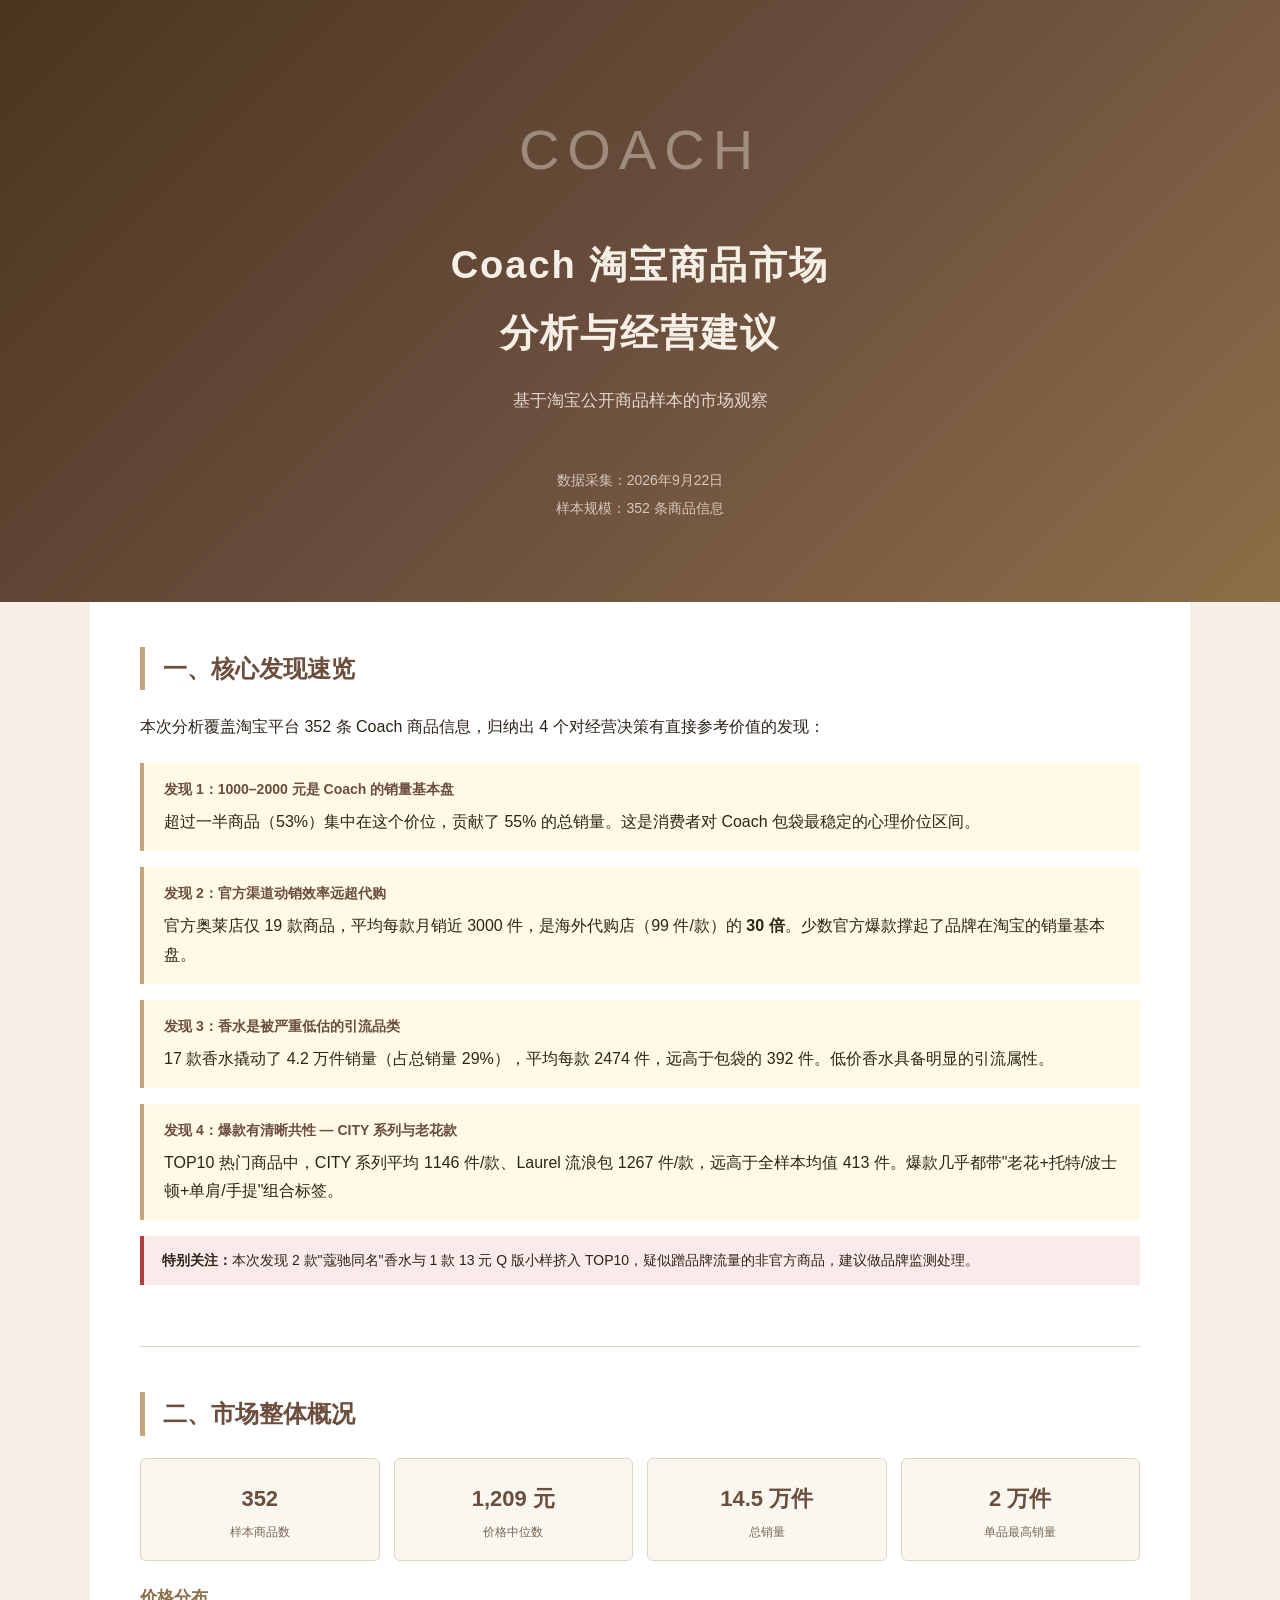
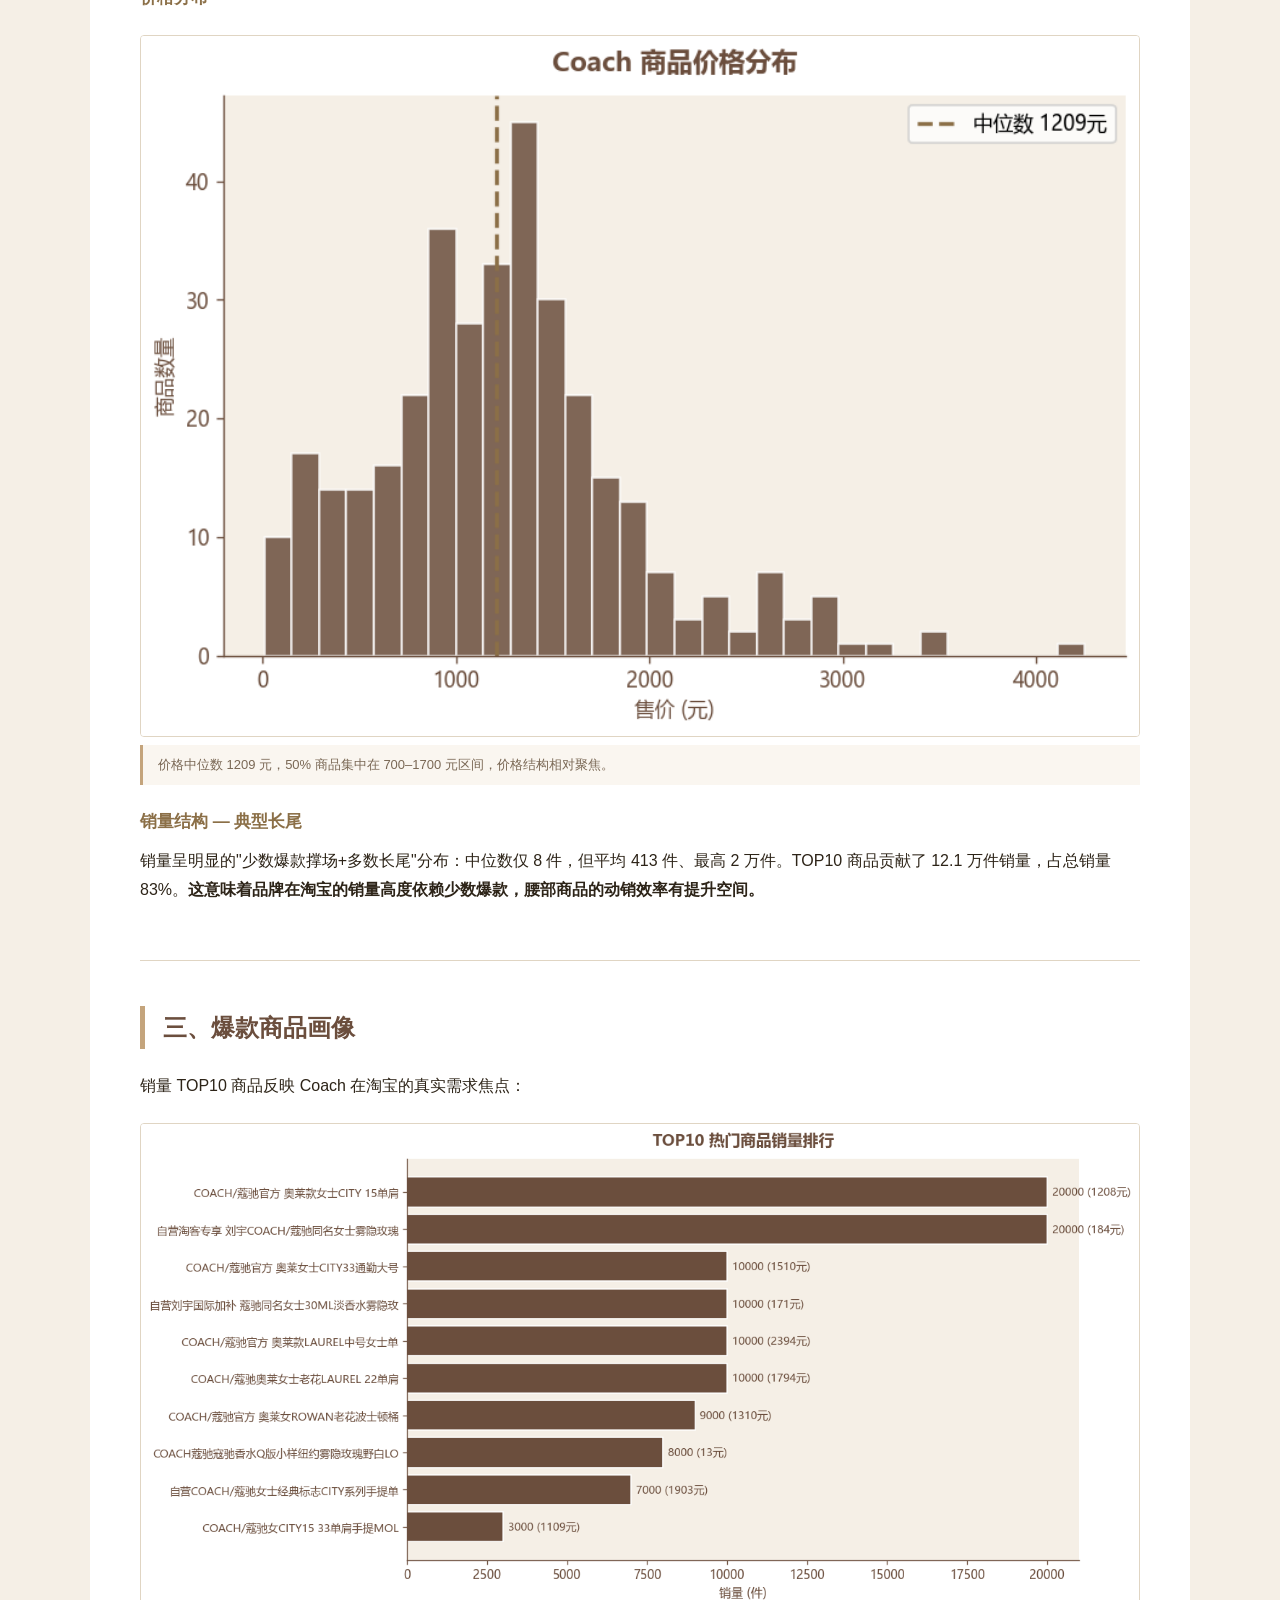
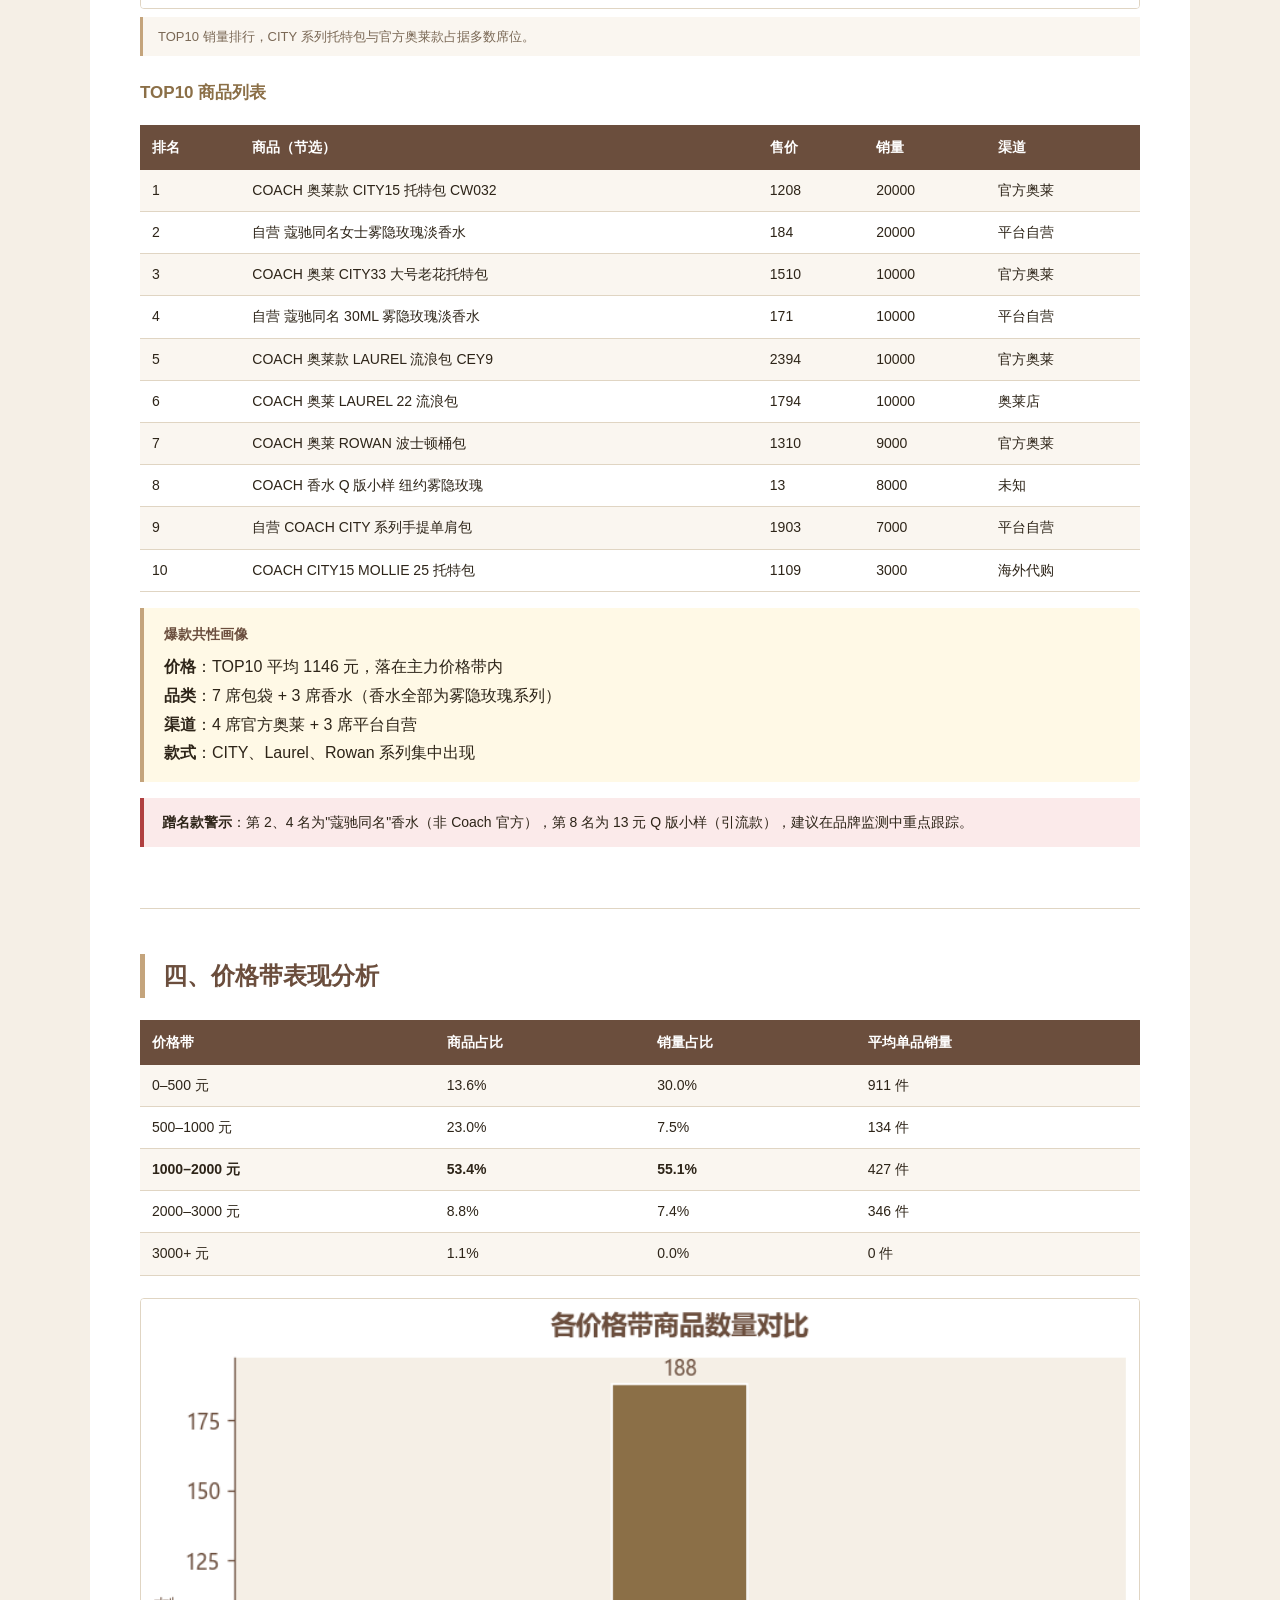
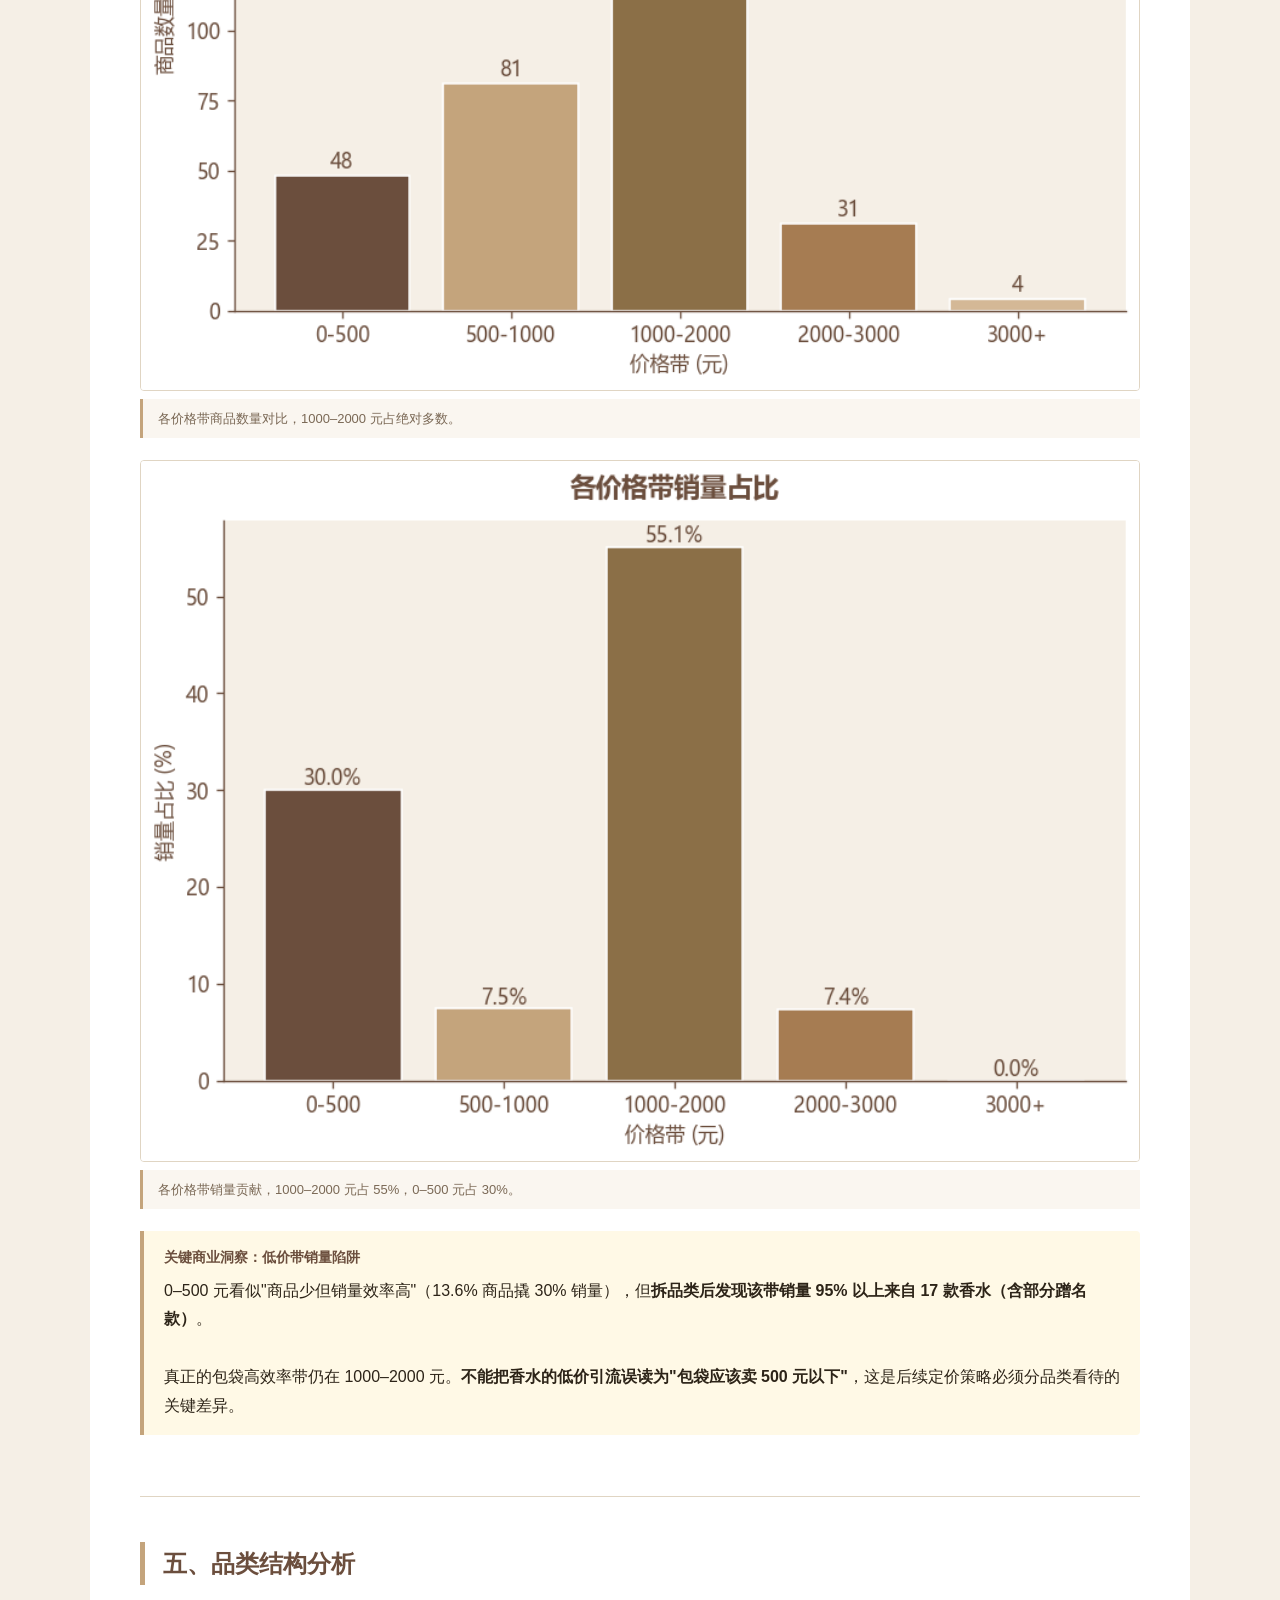
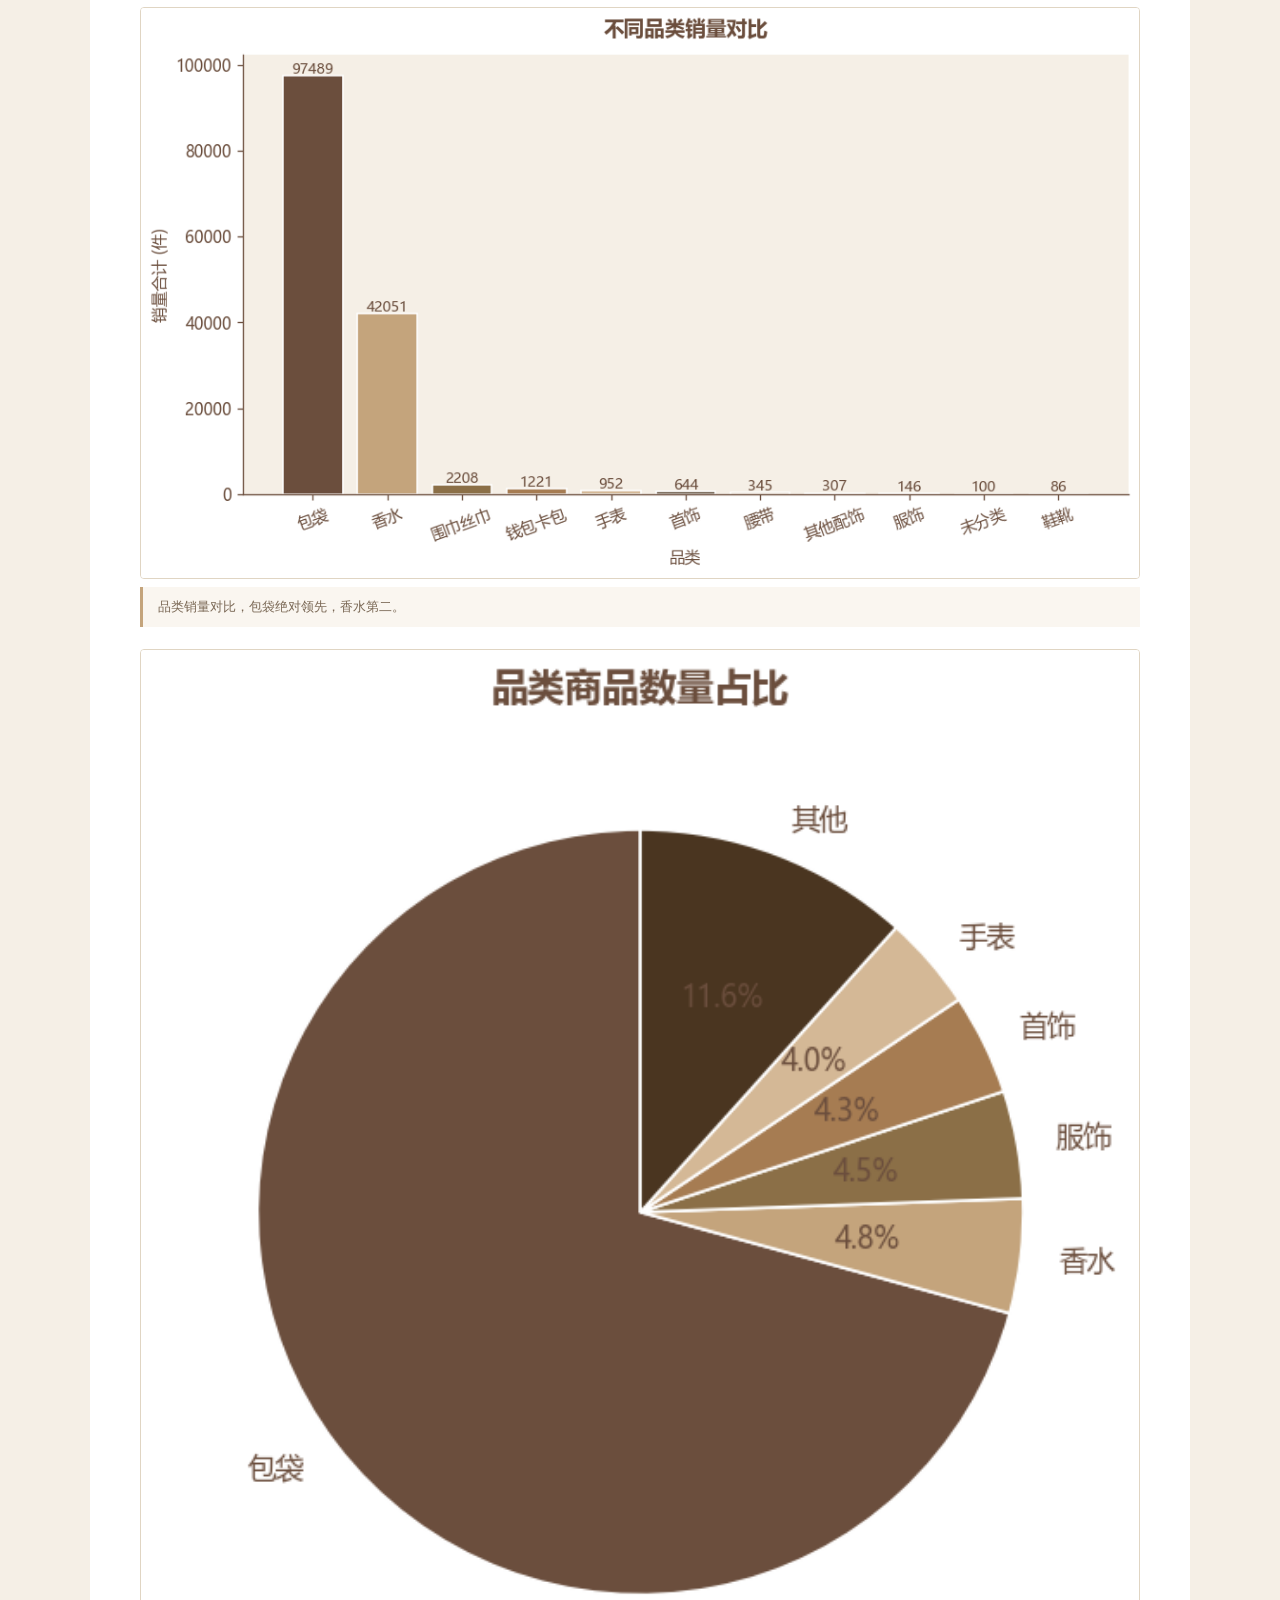
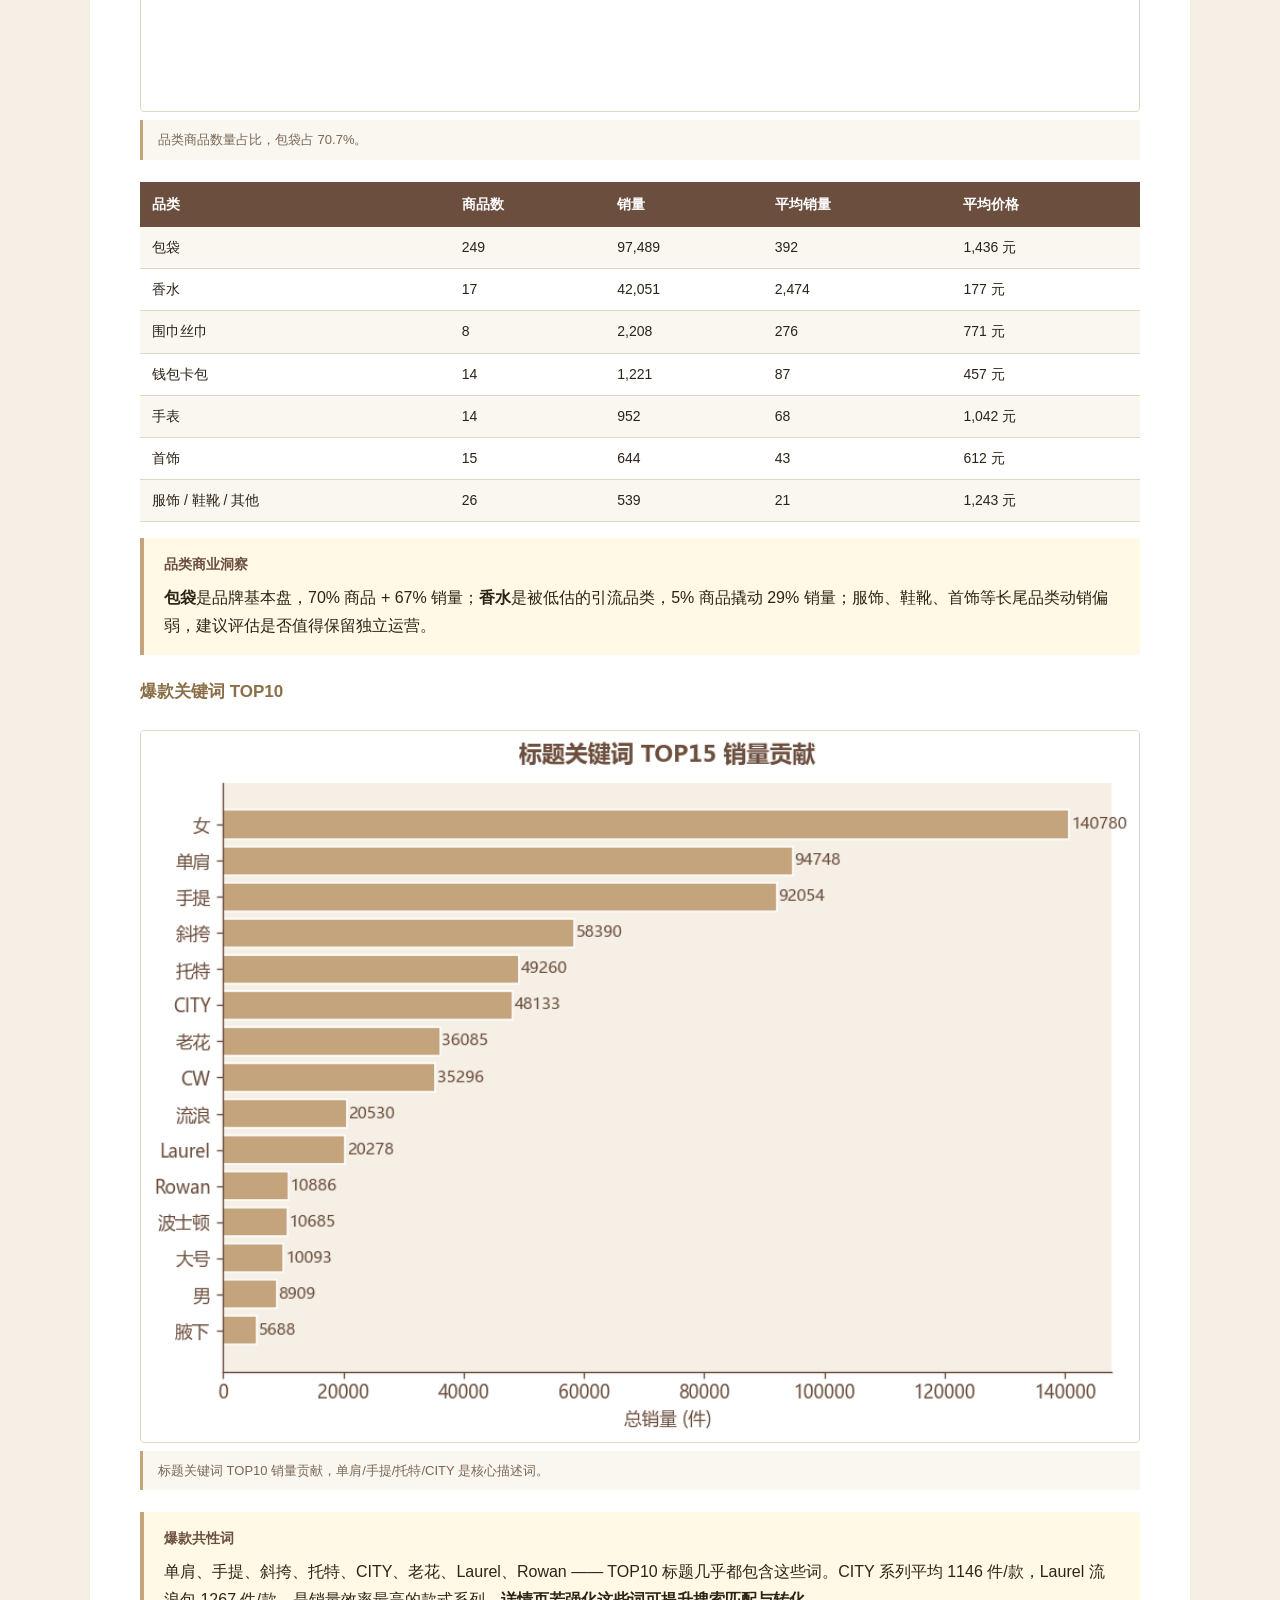
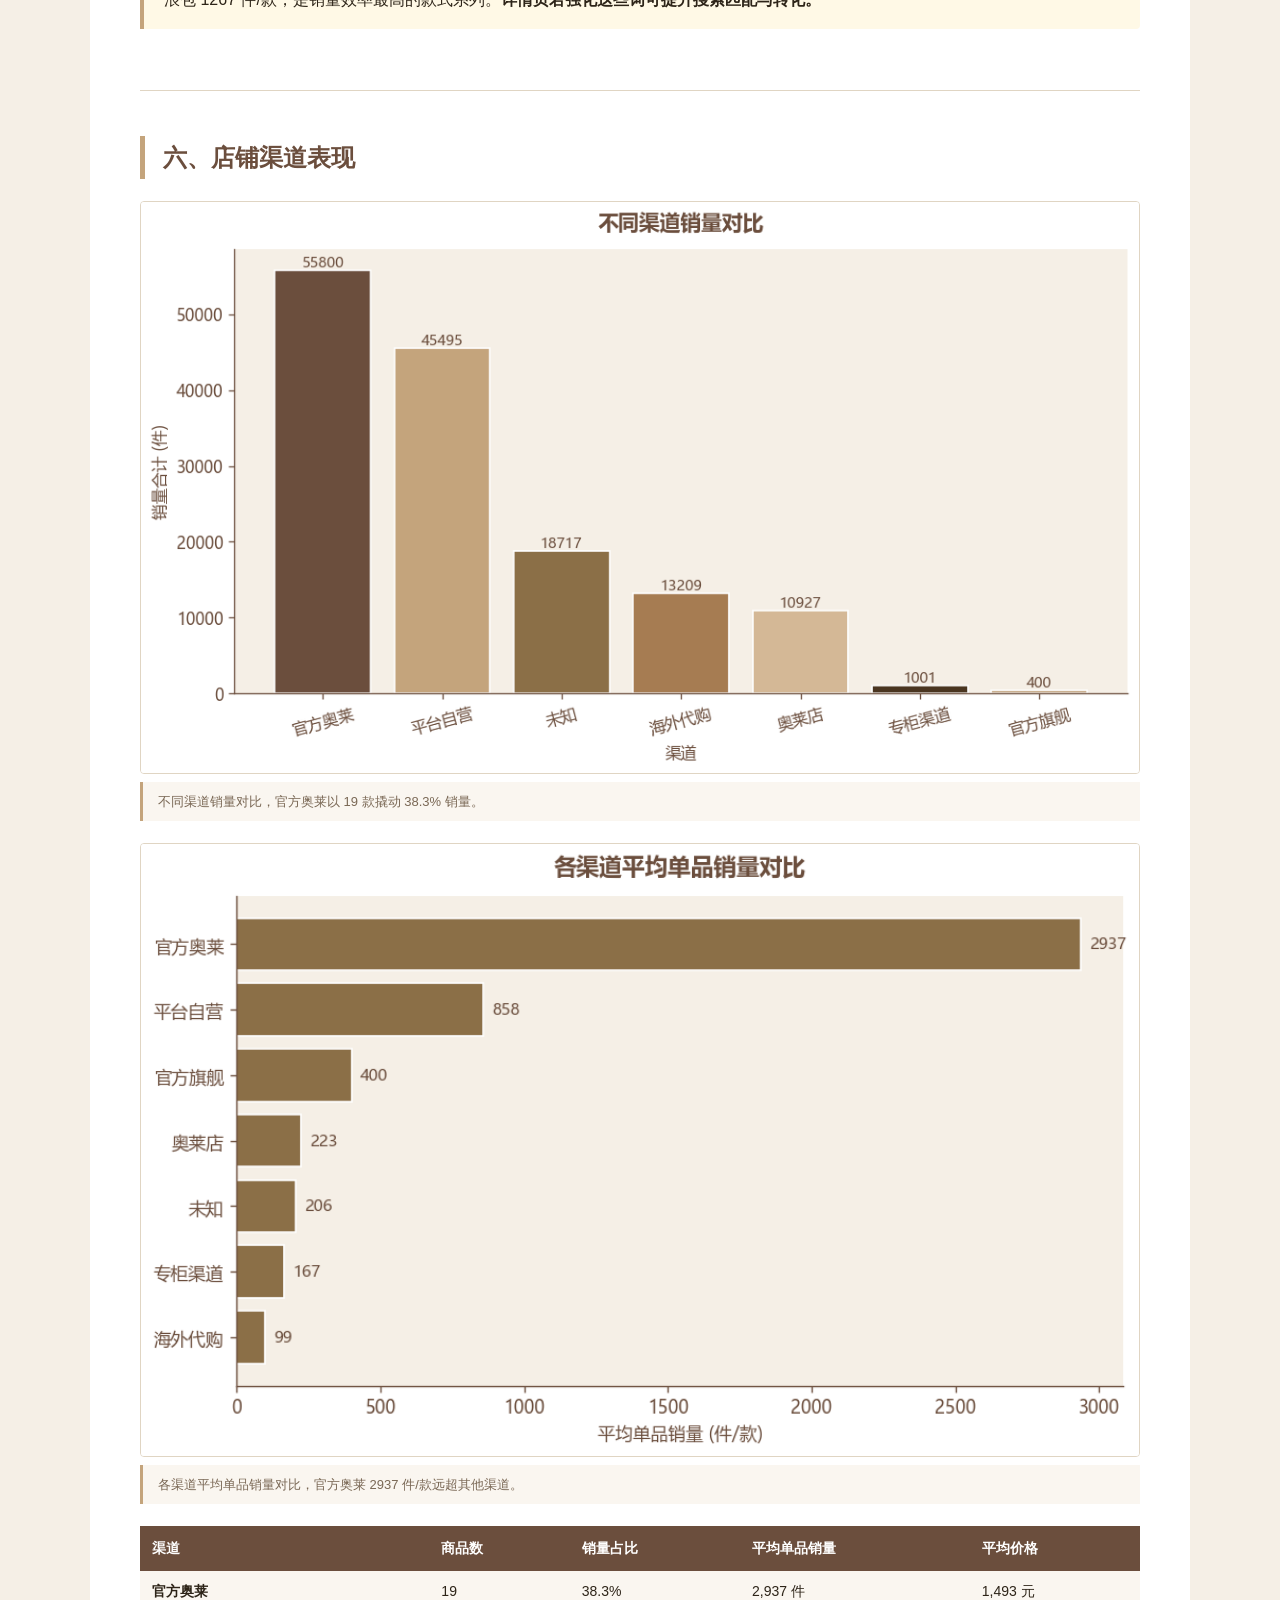
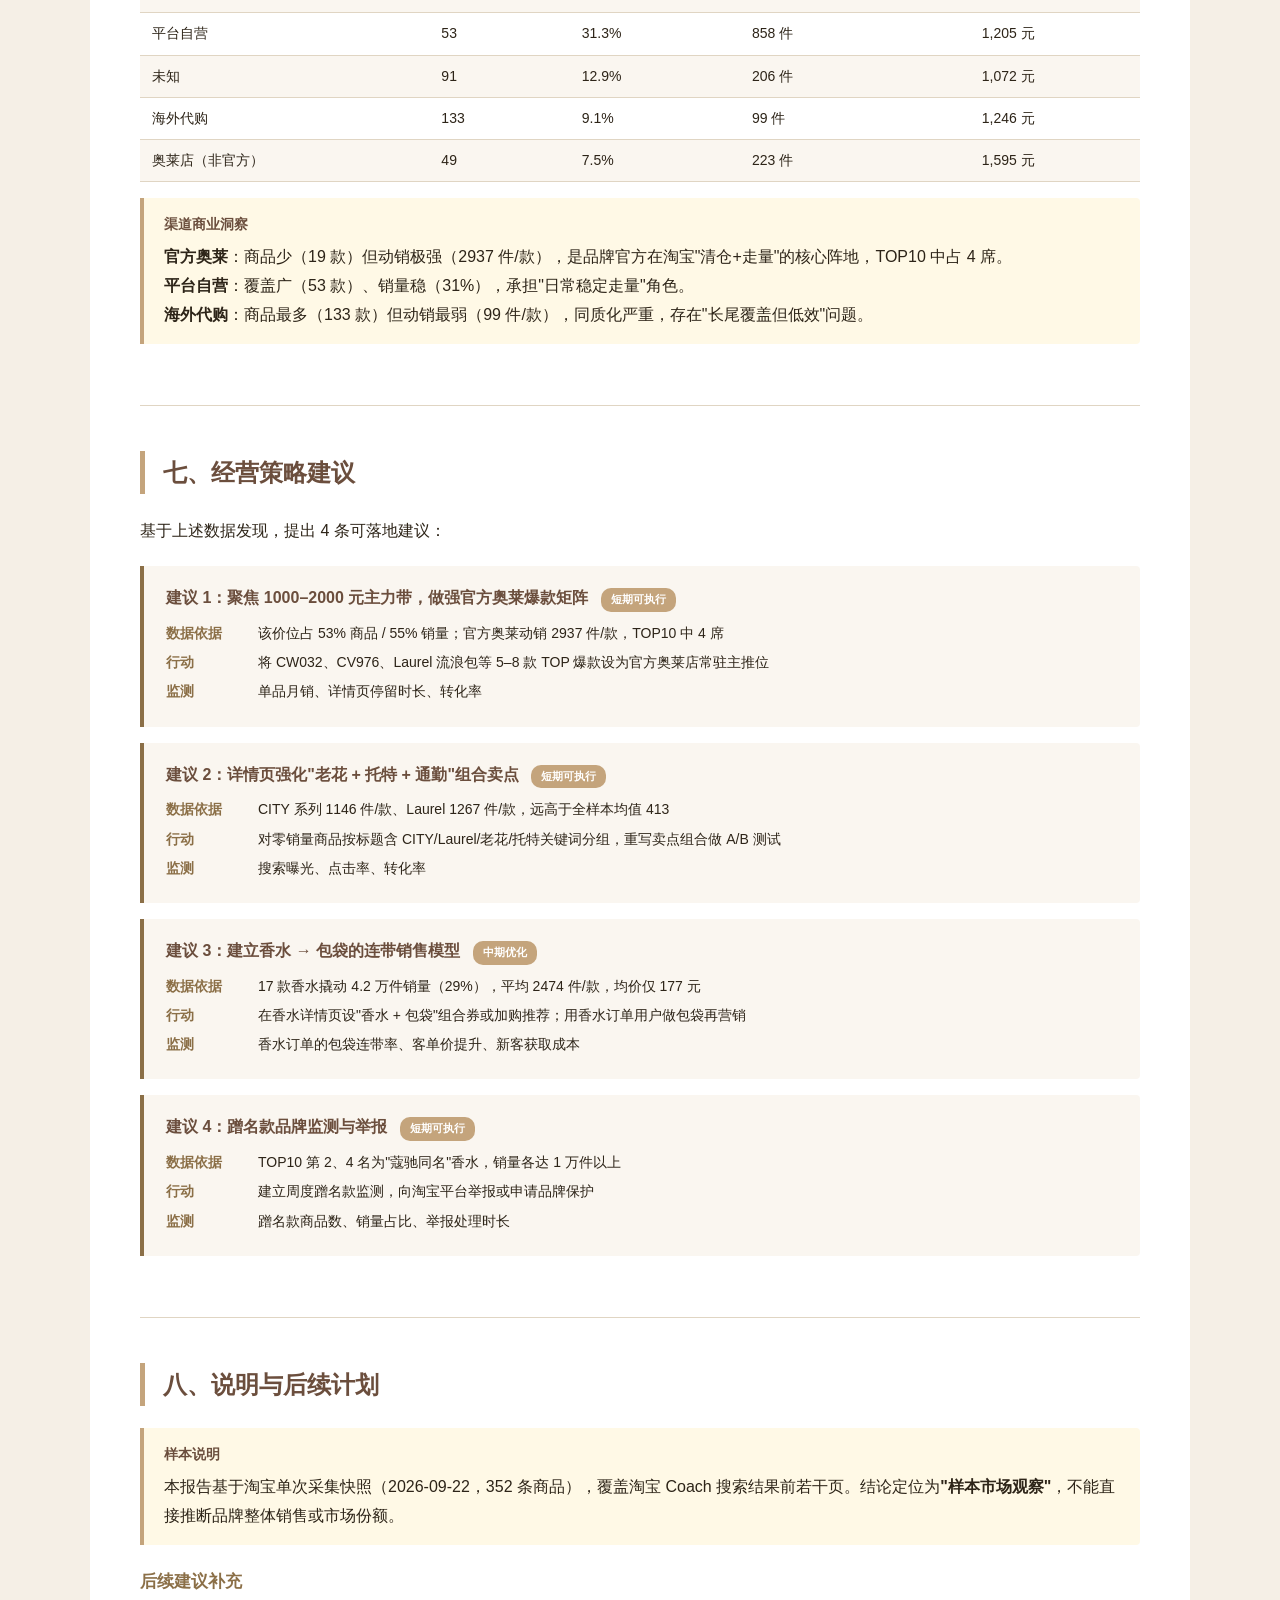
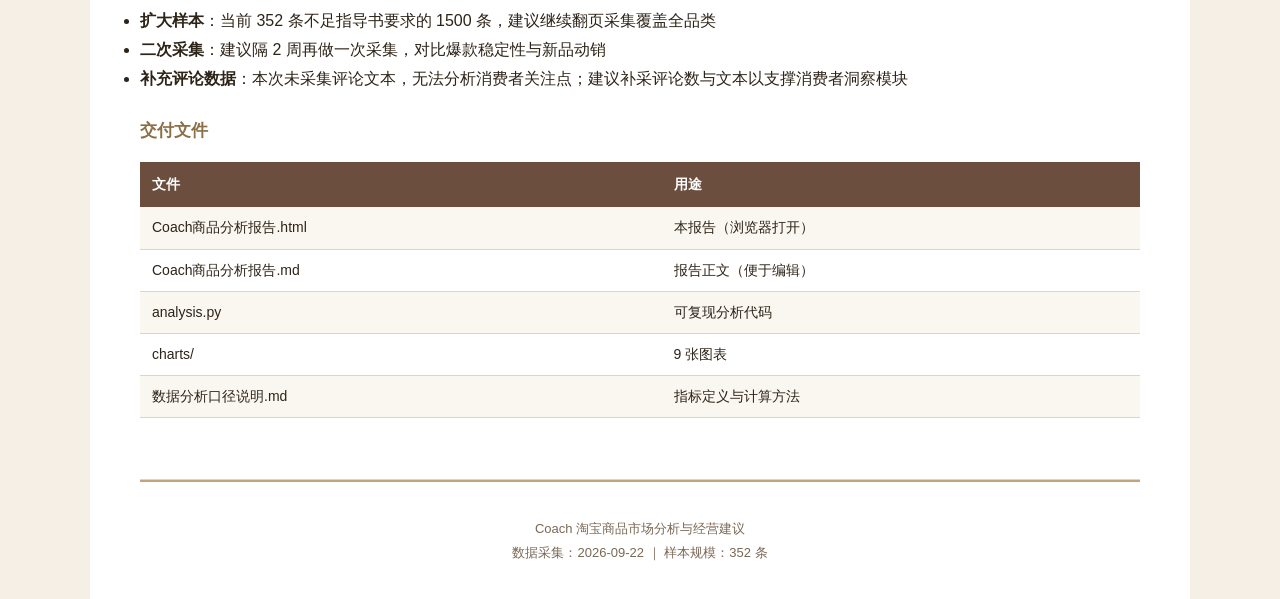
<file: docs/index.html>
﻿<!DOCTYPE html>
<html lang="zh-CN">
<head>
<meta charset="UTF-8">
<title>Coach 淘宝商品市场分析与经营策略建议</title>
<style>
  :root {
    --c-primary: #6B4E3D;
    --c-secondary: #C4A47C;
    --c-accent: #8B6F47;
    --c-bg: #F5EFE6;
    --c-card: #FAF6F0;
    --c-text: #2D2418;
    --c-muted: #7A6855;
    --c-border: #E0D5C3;
  }
  * { box-sizing: border-box; margin: 0; padding: 0; }
  body {
    font-family: "Microsoft YaHei", "PingFang SC", "Helvetica Neue", sans-serif;
    background: var(--c-bg);
    color: var(--c-text);
    line-height: 1.8;
  }
  .container { max-width: 1100px; margin: 0 auto; padding: 0 50px; background: white; }

  /* 封面 */
  .cover {
    background: linear-gradient(135deg, #4A3520 0%, #6B4E3D 50%, #8B6F47 100%);
    color: #F5EFE6;
    padding: 100px 60px 80px;
    text-align: center;
  }
  .cover h1 { font-size: 38px; font-weight: 700; margin-bottom: 18px; letter-spacing: 2px; }
  .cover .subtitle { font-size: 17px; opacity: 0.85; margin-bottom: 50px; }
  .cover .meta { font-size: 14px; opacity: 0.75; line-height: 2; }
  .cover .brand-mark { font-size: 56px; letter-spacing: 8px; font-weight: 200; margin-bottom: 30px; opacity: 0.4; }

  /* 章节 */
  section { padding: 45px 0; border-bottom: 1px solid var(--c-border); }
  section h2 {
    color: var(--c-primary);
    font-size: 24px;
    font-weight: 700;
    border-left: 5px solid var(--c-secondary);
    padding-left: 18px;
    margin-bottom: 22px;
  }
  section h3 {
    color: var(--c-accent);
    font-size: 17px;
    margin: 22px 0 10px;
    font-weight: 600;
  }
  p { margin-bottom: 10px; }
  .lead { font-size: 16px; color: var(--c-text); margin-bottom: 20px; line-height: 1.9; }

  /* 卡片指标 */
  .cards { display: grid; grid-template-columns: repeat(auto-fit, minmax(160px, 1fr)); gap: 14px; margin: 20px 0; }
  .card {
    background: var(--c-card);
    border: 1px solid var(--c-border);
    border-radius: 6px;
    padding: 16px;
    text-align: center;
  }
  .card .value { font-size: 22px; font-weight: 700; color: var(--c-primary); margin: 4px 0; }
  .card .label { font-size: 12px; color: var(--c-muted); }

  /* 商业洞察框 */
  .insight {
    background: #FFF9E6;
    border-left: 4px solid #C4A47C;
    padding: 14px 20px;
    margin: 16px 0;
    border-radius: 0 4px 4px 0;
  }
  .insight .title { color: var(--c-primary); font-weight: 700; font-size: 14px; margin-bottom: 6px; }

  /* 警示框 */
  .alert {
    background: #FBEAEA;
    border-left: 4px solid #B04040;
    padding: 12px 18px;
    margin: 16px 0;
    font-size: 14px;
  }

  /* 表格 */
  table { width: 100%; border-collapse: collapse; margin: 16px 0; font-size: 14px; }
  th { background: var(--c-primary); color: white; padding: 10px 12px; text-align: left; font-weight: 600; }
  td { padding: 8px 12px; border-bottom: 1px solid var(--c-border); }
  tr:nth-child(even) td { background: var(--c-card); }

  /* 图表 */
  figure { display: block; width: 100%; margin: 22px 0; text-align: center; box-sizing: border-box; }
  figure img { display: block; width: 100%; max-width: 100%; height: auto; margin: 0 auto; border: 1px solid var(--c-border); border-radius: 4px; }
  figcaption {
    display: block;
    font-size: 13px;
    color: var(--c-muted);
    margin-top: 8px;
    padding: 8px 15px;
    background: var(--c-card);
    border-left: 3px solid var(--c-secondary);
    text-align: left;
  }

  /* 建议卡片 */
  .advice {
    background: var(--c-card);
    border-left: 4px solid var(--c-accent);
    padding: 18px 22px;
    margin: 16px 0;
    border-radius: 0 4px 4px 0;
  }
  .advice h4 { color: var(--c-primary); font-size: 16px; margin-bottom: 8px; }
  .advice .stage {
    display: inline-block; padding: 2px 10px;
    background: var(--c-secondary); color: white;
    border-radius: 10px; font-size: 11px; margin-left: 8px;
  }
  .advice .row { display: flex; gap: 12px; margin: 4px 0; font-size: 14px; }
  .advice .row .key { color: var(--c-accent); font-weight: 600; min-width: 80px; flex-shrink: 0; }

  footer { padding: 35px 0; text-align: center; color: var(--c-muted); font-size: 13px; border-top: 2px solid var(--c-secondary); }
</style>
</head>
<body>

<div class="cover">
  <div class="brand-mark">COACH</div>
  <h1>Coach 淘宝商品市场<br>分析与经营建议</h1>
  <div class="subtitle">基于淘宝公开商品样本的市场观察</div>
  <div class="meta">
    数据采集：2026年9月22日<br>
    样本规模：352 条商品信息
  </div>
</div>

<div class="container">

<!-- 一、执行摘要 -->
<section id="summary">
  <h2>一、核心发现速览</h2>
  <p class="lead">本次分析覆盖淘宝平台 352 条 Coach 商品信息，归纳出 4 个对经营决策有直接参考价值的发现：</p>

  <div class="insight">
    <div class="title">发现 1：1000–2000 元是 Coach 的销量基本盘</div>
    超过一半商品（53%）集中在这个价位，贡献了 55% 的总销量。这是消费者对 Coach 包袋最稳定的心理价位区间。
  </div>

  <div class="insight">
    <div class="title">发现 2：官方渠道动销效率远超代购</div>
    官方奥莱店仅 19 款商品，平均每款月销近 3000 件，是海外代购店（99 件/款）的 <strong>30 倍</strong>。少数官方爆款撑起了品牌在淘宝的销量基本盘。
  </div>

  <div class="insight">
    <div class="title">发现 3：香水是被严重低估的引流品类</div>
    17 款香水撬动了 4.2 万件销量（占总销量 29%），平均每款 2474 件，远高于包袋的 392 件。低价香水具备明显的引流属性。
  </div>

  <div class="insight">
    <div class="title">发现 4：爆款有清晰共性 — CITY 系列与老花款</div>
    TOP10 热门商品中，CITY 系列平均 1146 件/款、Laurel 流浪包 1267 件/款，远高于全样本均值 413 件。爆款几乎都带"老花+托特/波士顿+单肩/手提"组合标签。
  </div>

  <div class="alert">
    <strong>特别关注：</strong>本次发现 2 款"蔻驰同名"香水与 1 款 13 元 Q 版小样挤入 TOP10，疑似蹭品牌流量的非官方商品，建议做品牌监测处理。
  </div>
</section>

<!-- 二、市场概况 -->
<section id="market">
  <h2>二、市场整体概况</h2>

  <div class="cards">
    <div class="card"><div class="value">352</div><div class="label">样本商品数</div></div>
    <div class="card"><div class="value">1,209 元</div><div class="label">价格中位数</div></div>
    <div class="card"><div class="value">14.5 万件</div><div class="label">总销量</div></div>
    <div class="card"><div class="value">2 万件</div><div class="label">单品最高销量</div></div>
  </div>

  <h3>价格分布</h3>
  <figure>
    <img src="charts/01_price_distribution.png" alt="价格分布">
    <figcaption>价格中位数 1209 元，50% 商品集中在 700–1700 元区间，价格结构相对聚焦。</figcaption>
  </figure>

  <h3>销量结构 — 典型长尾</h3>
  <p>销量呈明显的"少数爆款撑场+多数长尾"分布：中位数仅 8 件，但平均 413 件、最高 2 万件。TOP10 商品贡献了 12.1 万件销量，占总销量 83%。<strong>这意味着品牌在淘宝的销量高度依赖少数爆款，腰部商品的动销效率有提升空间。</strong></p>
</section>

<!-- 三、爆款商品 -->
<section id="top">
  <h2>三、爆款商品画像</h2>
  <p class="lead">销量 TOP10 商品反映 Coach 在淘宝的真实需求焦点：</p>

  <figure>
    <img src="charts/04_top10_products.png" alt="TOP10 排行">
    <figcaption>TOP10 销量排行，CITY 系列托特包与官方奥莱款占据多数席位。</figcaption>
  </figure>

  <h3>TOP10 商品列表</h3>
  <table>
    <tr><th>排名</th><th>商品（节选）</th><th>售价</th><th>销量</th><th>渠道</th></tr>
    <tr><td>1</td><td>COACH 奥莱款 CITY15 托特包 CW032</td><td>1208</td><td>20000</td><td>官方奥莱</td></tr>
    <tr><td>2</td><td>自营 蔻驰同名女士雾隐玫瑰淡香水</td><td>184</td><td>20000</td><td>平台自营</td></tr>
    <tr><td>3</td><td>COACH 奥莱 CITY33 大号老花托特包</td><td>1510</td><td>10000</td><td>官方奥莱</td></tr>
    <tr><td>4</td><td>自营 蔻驰同名 30ML 雾隐玫瑰淡香水</td><td>171</td><td>10000</td><td>平台自营</td></tr>
    <tr><td>5</td><td>COACH 奥莱款 LAUREL 流浪包 CEY9</td><td>2394</td><td>10000</td><td>官方奥莱</td></tr>
    <tr><td>6</td><td>COACH 奥莱 LAUREL 22 流浪包</td><td>1794</td><td>10000</td><td>奥莱店</td></tr>
    <tr><td>7</td><td>COACH 奥莱 ROWAN 波士顿桶包</td><td>1310</td><td>9000</td><td>官方奥莱</td></tr>
    <tr><td>8</td><td>COACH 香水 Q 版小样 纽约雾隐玫瑰</td><td>13</td><td>8000</td><td>未知</td></tr>
    <tr><td>9</td><td>自营 COACH CITY 系列手提单肩包</td><td>1903</td><td>7000</td><td>平台自营</td></tr>
    <tr><td>10</td><td>COACH CITY15 MOLLIE 25 托特包</td><td>1109</td><td>3000</td><td>海外代购</td></tr>
  </table>

  <div class="insight">
    <div class="title">爆款共性画像</div>
    <strong>价格</strong>：TOP10 平均 1146 元，落在主力价格带内<br>
    <strong>品类</strong>：7 席包袋 + 3 席香水（香水全部为雾隐玫瑰系列）<br>
    <strong>渠道</strong>：4 席官方奥莱 + 3 席平台自营<br>
    <strong>款式</strong>：CITY、Laurel、Rowan 系列集中出现
  </div>

  <div class="alert">
    <strong>蹭名款警示</strong>：第 2、4 名为"蔻驰同名"香水（非 Coach 官方），第 8 名为 13 元 Q 版小样（引流款），建议在品牌监测中重点跟踪。
  </div>
</section>

<!-- 四、价格带 -->
<section id="price">
  <h2>四、价格带表现分析</h2>

  <table>
    <tr><th>价格带</th><th>商品占比</th><th>销量占比</th><th>平均单品销量</th></tr>
    <tr><td>0–500 元</td><td>13.6%</td><td>30.0%</td><td>911 件</td></tr>
    <tr><td>500–1000 元</td><td>23.0%</td><td>7.5%</td><td>134 件</td></tr>
    <tr><td><strong>1000–2000 元</strong></td><td><strong>53.4%</strong></td><td><strong>55.1%</strong></td><td>427 件</td></tr>
    <tr><td>2000–3000 元</td><td>8.8%</td><td>7.4%</td><td>346 件</td></tr>
    <tr><td>3000+ 元</td><td>1.1%</td><td>0.0%</td><td>0 件</td></tr>
  </table>

  <figure>
    <img src="charts/02_priceband_count.png" alt="价格带商品数">
    <figcaption>各价格带商品数量对比，1000–2000 元占绝对多数。</figcaption>
  </figure>

  <figure>
    <img src="charts/03_priceband_sales_share.png" alt="价格带销量占比">
    <figcaption>各价格带销量贡献，1000–2000 元占 55%，0–500 元占 30%。</figcaption>
  </figure>

  <div class="insight">
    <div class="title">关键商业洞察：低价带销量陷阱</div>
    0–500 元看似"商品少但销量效率高"（13.6% 商品撬 30% 销量），但<strong>拆品类后发现该带销量 95% 以上来自 17 款香水（含部分蹭名款）</strong>。<br><br>
    真正的包袋高效率带仍在 1000–2000 元。<strong>不能把香水的低价引流误读为"包袋应该卖 500 元以下"</strong>，这是后续定价策略必须分品类看待的关键差异。
  </div>
</section>

<!-- 五、品类分析 -->
<section id="category">
  <h2>五、品类结构分析</h2>

  <figure>
    <img src="charts/05_category_sales.png" alt="品类销量">
    <figcaption>品类销量对比，包袋绝对领先，香水第二。</figcaption>
  </figure>

  <figure>
    <img src="charts/06_category_pie.png" alt="品类占比">
    <figcaption>品类商品数量占比，包袋占 70.7%。</figcaption>
  </figure>

  <table>
    <tr><th>品类</th><th>商品数</th><th>销量</th><th>平均销量</th><th>平均价格</th></tr>
    <tr><td>包袋</td><td>249</td><td>97,489</td><td>392</td><td>1,436 元</td></tr>
    <tr><td>香水</td><td>17</td><td>42,051</td><td>2,474</td><td>177 元</td></tr>
    <tr><td>围巾丝巾</td><td>8</td><td>2,208</td><td>276</td><td>771 元</td></tr>
    <tr><td>钱包卡包</td><td>14</td><td>1,221</td><td>87</td><td>457 元</td></tr>
    <tr><td>手表</td><td>14</td><td>952</td><td>68</td><td>1,042 元</td></tr>
    <tr><td>首饰</td><td>15</td><td>644</td><td>43</td><td>612 元</td></tr>
    <tr><td>服饰 / 鞋靴 / 其他</td><td>26</td><td>539</td><td>21</td><td>1,243 元</td></tr>
  </table>

  <div class="insight">
    <div class="title">品类商业洞察</div>
    <strong>包袋</strong>是品牌基本盘，70% 商品 + 67% 销量；<strong>香水</strong>是被低估的引流品类，5% 商品撬动 29% 销量；服饰、鞋靴、首饰等长尾品类动销偏弱，建议评估是否值得保留独立运营。
  </div>

  <h3>爆款关键词 TOP10</h3>
  <figure>
    <img src="charts/07_keywords.png" alt="关键词">
    <figcaption>标题关键词 TOP10 销量贡献，单肩/手提/托特/CITY 是核心描述词。</figcaption>
  </figure>

  <div class="insight">
    <div class="title">爆款共性词</div>
    单肩、手提、斜挎、托特、CITY、老花、Laurel、Rowan —— TOP10 标题几乎都包含这些词。CITY 系列平均 1146 件/款，Laurel 流浪包 1267 件/款，是销量效率最高的款式系列。<strong>详情页若强化这些词可提升搜索匹配与转化。</strong>
  </div>
</section>

<!-- 六、渠道 -->
<section id="channel">
  <h2>六、店铺渠道表现</h2>

  <figure>
    <img src="charts/08_channel_sales.png" alt="渠道销量">
    <figcaption>不同渠道销量对比，官方奥莱以 19 款撬动 38.3% 销量。</figcaption>
  </figure>

  <figure>
    <img src="charts/09_channel_avg.png" alt="渠道平均销量">
    <figcaption>各渠道平均单品销量对比，官方奥莱 2937 件/款远超其他渠道。</figcaption>
  </figure>

  <table>
    <tr><th>渠道</th><th>商品数</th><th>销量占比</th><th>平均单品销量</th><th>平均价格</th></tr>
    <tr><td><strong>官方奥莱</strong></td><td>19</td><td>38.3%</td><td>2,937 件</td><td>1,493 元</td></tr>
    <tr><td>平台自营</td><td>53</td><td>31.3%</td><td>858 件</td><td>1,205 元</td></tr>
    <tr><td>未知</td><td>91</td><td>12.9%</td><td>206 件</td><td>1,072 元</td></tr>
    <tr><td>海外代购</td><td>133</td><td>9.1%</td><td>99 件</td><td>1,246 元</td></tr>
    <tr><td>奥莱店（非官方）</td><td>49</td><td>7.5%</td><td>223 件</td><td>1,595 元</td></tr>
  </table>

  <div class="insight">
    <div class="title">渠道商业洞察</div>
    <strong>官方奥莱</strong>：商品少（19 款）但动销极强（2937 件/款），是品牌官方在淘宝"清仓+走量"的核心阵地，TOP10 中占 4 席。<br>
    <strong>平台自营</strong>：覆盖广（53 款）、销量稳（31%），承担"日常稳定走量"角色。<br>
    <strong>海外代购</strong>：商品最多（133 款）但动销最弱（99 件/款），同质化严重，存在"长尾覆盖但低效"问题。
  </div>
</section>

<!-- 七、经营建议 -->
<section id="advice">
  <h2>七、经营策略建议</h2>
  <p class="lead">基于上述数据发现，提出 4 条可落地建议：</p>

  <div class="advice">
    <h4>建议 1：聚焦 1000–2000 元主力带，做强官方奥莱爆款矩阵 <span class="stage">短期可执行</span></h4>
    <div class="row"><span class="key">数据依据</span><span>该价位占 53% 商品 / 55% 销量；官方奥莱动销 2937 件/款，TOP10 中 4 席</span></div>
    <div class="row"><span class="key">行动</span><span>将 CW032、CV976、Laurel 流浪包等 5–8 款 TOP 爆款设为官方奥莱店常驻主推位</span></div>
    <div class="row"><span class="key">监测</span><span>单品月销、详情页停留时长、转化率</span></div>
  </div>

  <div class="advice">
    <h4>建议 2：详情页强化"老花 + 托特 + 通勤"组合卖点 <span class="stage">短期可执行</span></h4>
    <div class="row"><span class="key">数据依据</span><span>CITY 系列 1146 件/款、Laurel 1267 件/款，远高于全样本均值 413</span></div>
    <div class="row"><span class="key">行动</span><span>对零销量商品按标题含 CITY/Laurel/老花/托特关键词分组，重写卖点组合做 A/B 测试</span></div>
    <div class="row"><span class="key">监测</span><span>搜索曝光、点击率、转化率</span></div>
  </div>

  <div class="advice">
    <h4>建议 3：建立香水 → 包袋的连带销售模型 <span class="stage">中期优化</span></h4>
    <div class="row"><span class="key">数据依据</span><span>17 款香水撬动 4.2 万件销量（29%），平均 2474 件/款，均价仅 177 元</span></div>
    <div class="row"><span class="key">行动</span><span>在香水详情页设"香水 + 包袋"组合券或加购推荐；用香水订单用户做包袋再营销</span></div>
    <div class="row"><span class="key">监测</span><span>香水订单的包袋连带率、客单价提升、新客获取成本</span></div>
  </div>

  <div class="advice">
    <h4>建议 4：蹭名款品牌监测与举报 <span class="stage">短期可执行</span></h4>
    <div class="row"><span class="key">数据依据</span><span>TOP10 第 2、4 名为"蔻驰同名"香水，销量各达 1 万件以上</span></div>
    <div class="row"><span class="key">行动</span><span>建立周度蹭名款监测，向淘宝平台举报或申请品牌保护</span></div>
    <div class="row"><span class="key">监测</span><span>蹭名款商品数、销量占比、举报处理时长</span></div>
  </div>
</section>

<!-- 八、局限 -->
<section id="limit">
  <h2>八、说明与后续计划</h2>

  <div class="insight">
    <div class="title">样本说明</div>
    本报告基于淘宝单次采集快照（2026-09-22，352 条商品），覆盖淘宝 Coach 搜索结果前若干页。结论定位为<strong>"样本市场观察"</strong>，不能直接推断品牌整体销售或市场份额。
  </div>

  <h3>后续建议补充</h3>
  <ul>
    <li><strong>扩大样本</strong>：当前 352 条不足指导书要求的 1500 条，建议继续翻页采集覆盖全品类</li>
    <li><strong>二次采集</strong>：建议隔 2 周再做一次采集，对比爆款稳定性与新品动销</li>
    <li><strong>补充评论数据</strong>：本次未采集评论文本，无法分析消费者关注点；建议补采评论数与文本以支撑消费者洞察模块</li>
  </ul>

  <h3>交付文件</h3>
  <table>
    <tr><th>文件</th><th>用途</th></tr>
    <tr><td>Coach商品分析报告.html</td><td>本报告（浏览器打开）</td></tr>
    <tr><td>Coach商品分析报告.md</td><td>报告正文（便于编辑）</td></tr>
    <tr><td>analysis.py</td><td>可复现分析代码</td></tr>
    <tr><td>charts/</td><td>9 张图表</td></tr>
    <tr><td>数据分析口径说明.md</td><td>指标定义与计算方法</td></tr>
  </table>
</section>

<footer>
  Coach 淘宝商品市场分析与经营建议<br>
  数据采集：2026-09-22 ｜ 样本规模：352 条
</footer>

</div>

</body>
</html>
</file>
